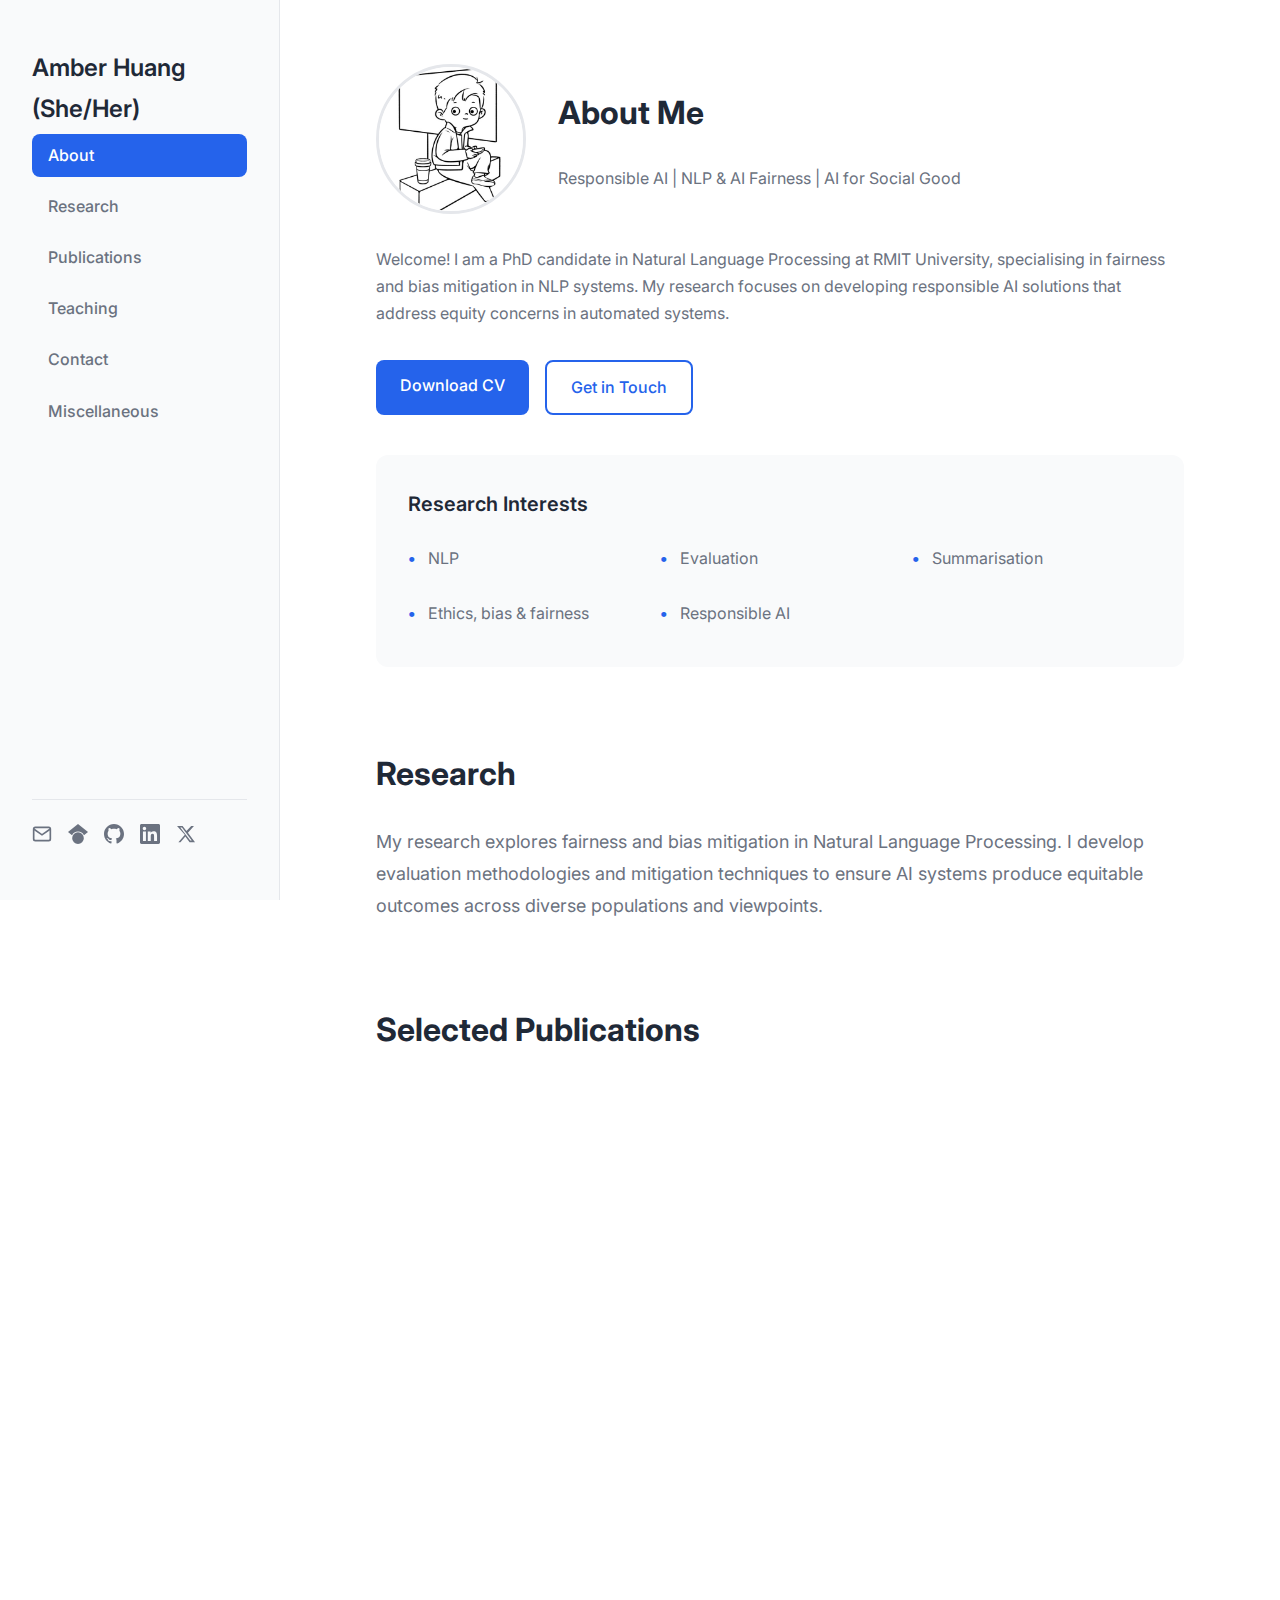
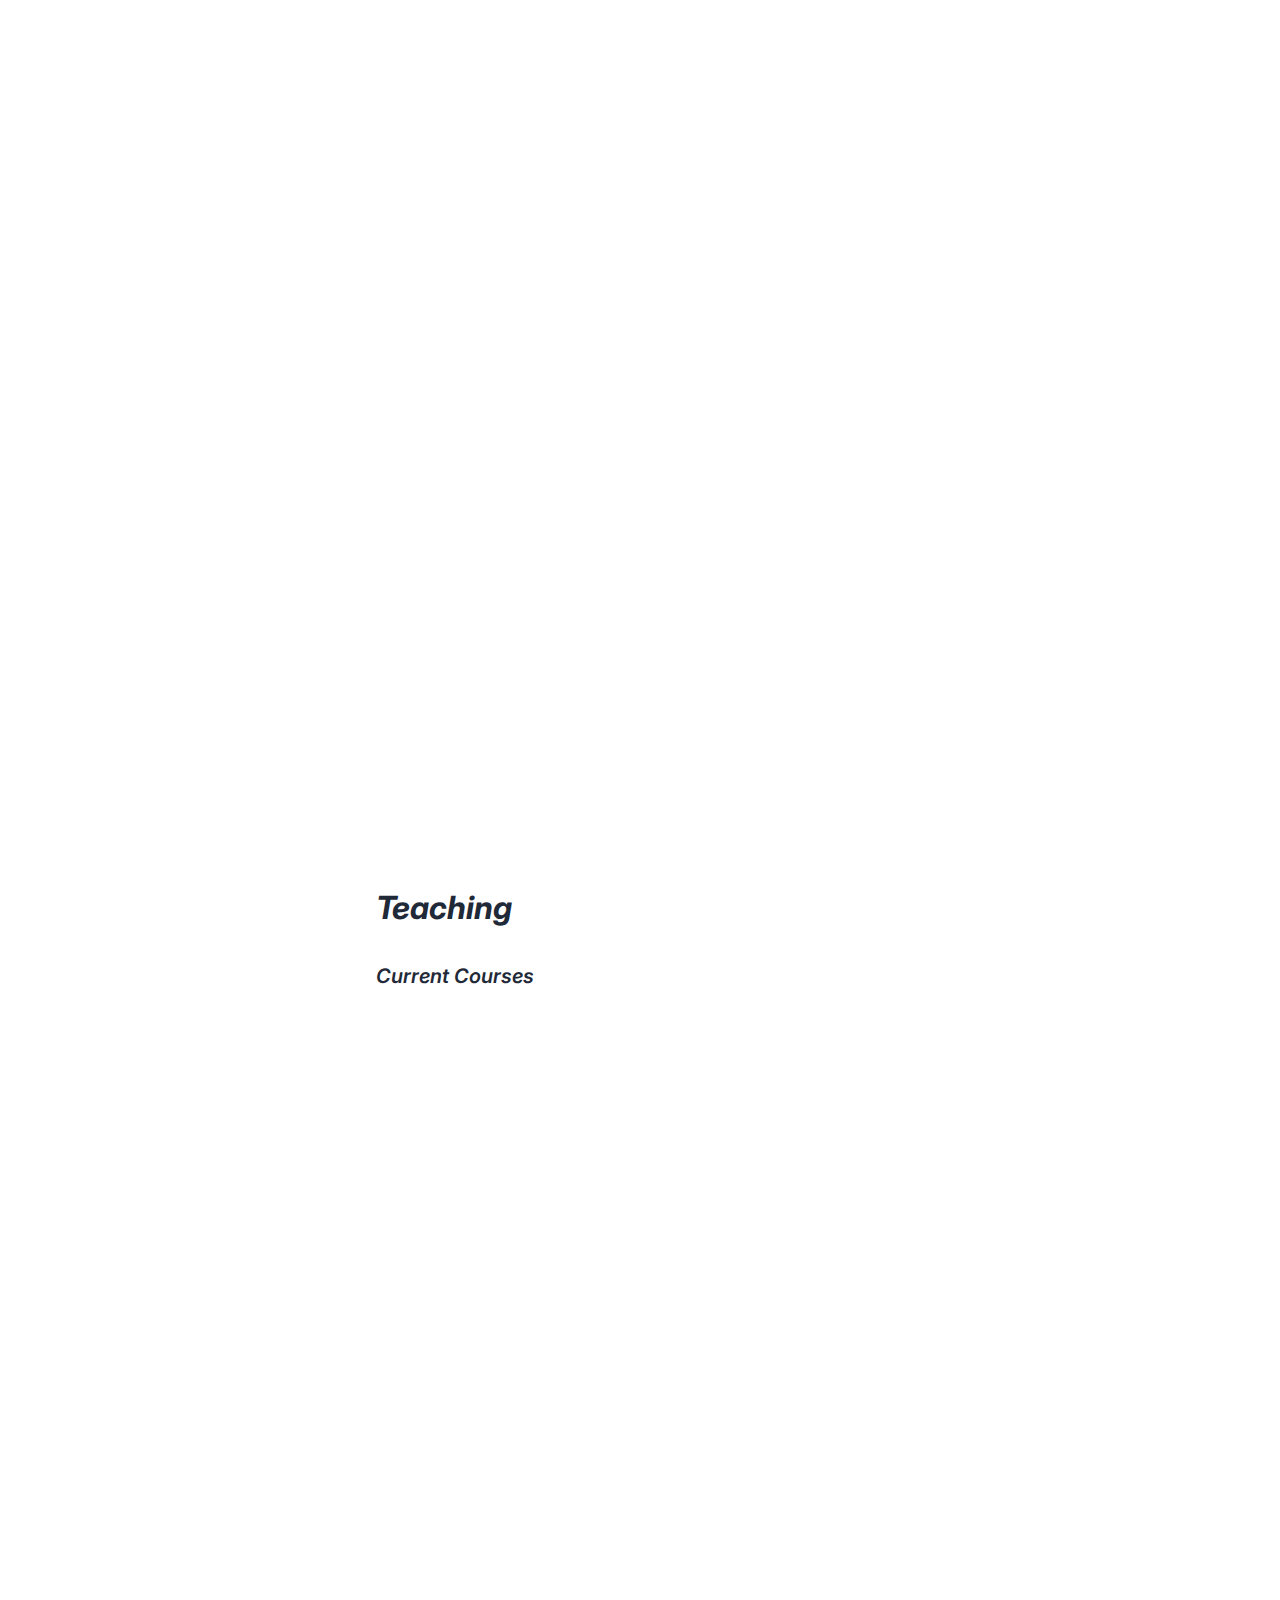
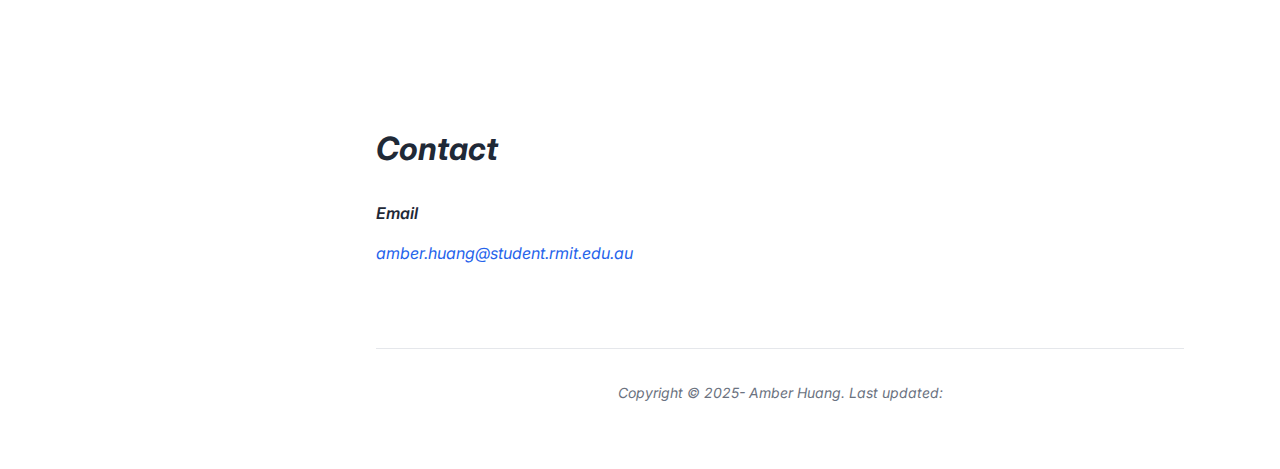
<file: index.html>
<!DOCTYPE html>
<html lang="en">
<head>
    <meta charset="UTF-8">
    <meta name="viewport" content="width=device-width, initial-scale=1.0">
    <title>Nannan (Amber) Huang</title>
    <link rel="stylesheet" href="styles.css">
    <link rel="preconnect" href="https://fonts.googleapis.com">
    <link rel="preconnect" href="https://fonts.gstatic.com" crossorigin>
    <link href="https://fonts.googleapis.com/css2?family=Inter:wght@300;400;500;600;700&display=swap" rel="stylesheet">
</head>
<body>
    <!-- Sidebar Navigation -->
    <!-- NOTE: If you update navigation or social links, update BOTH index.html AND miscellaneous.html -->
    <nav class="sidebar">
        <div class="nav-content">
            <h1 class="site-title">Amber Huang (She/Her)</h1>
            <ul class="nav-links">
                <li><a href="#about" class="active">About</a></li>
                <li><a href="#research">Research</a></li>
                <li><a href="#publications">Publications</a></li>
                <li><a href="#teaching">Teaching</a></li>
                <li><a href="#contact">Contact</a></li>
                <li><a href="miscellaneous.html">Miscellaneous</a></li>
            </ul>
            <div class="social-links">
                <a href="mailto:amber.huang@student.rmit.edu.au" title="Email">
                    <svg width="20" height="20" viewBox="0 0 24 24" fill="none" stroke="currentColor" stroke-width="2">
                        <path d="M4 4h16c1.1 0 2 .9 2 2v12c0 1.1-.9 2-2 2H4c-1.1 0-2-.9-2-2V6c0-1.1.9-2 2-2z"></path>
                        <polyline points="22,6 12,13 2,6"></polyline>
                    </svg>
                </a>
                <a href="https://scholar.google.com/citations?user=6sZq8wsAAAAJ&hl=en" title="Google Scholar">
                    <svg width="20" height="20" viewBox="0 0 24 24" fill="currentColor">
                        <path d="M12 24a7 7 0 1 1 0-14 7 7 0 0 1 0 14zm0-24L0 9.5l4.838 3.94A8 8 0 0 1 12 9a8 8 0 0 1 7.162 4.44L24 9.5z"/>
                    </svg>
                </a>
                <a href="https://github.com/amberhuang01" title="GitHub">
                    <svg width="20" height="20" viewBox="0 0 24 24" fill="currentColor">
                        <path d="M12 0c-6.626 0-12 5.373-12 12 0 5.302 3.438 9.8 8.207 11.387.599.111.793-.261.793-.577v-2.234c-3.338.726-4.033-1.416-4.033-1.416-.546-1.387-1.333-1.756-1.333-1.756-1.089-.745.083-.729.083-.729 1.205.084 1.839 1.237 1.839 1.237 1.07 1.834 2.807 1.304 3.492.997.107-.775.418-1.305.762-1.604-2.665-.305-5.467-1.334-5.467-5.931 0-1.311.469-2.381 1.236-3.221-.124-.303-.535-1.524.117-3.176 0 0 1.008-.322 3.301 1.23.957-.266 1.983-.399 3.003-.404 1.02.005 2.047.138 3.006.404 2.291-1.552 3.297-1.23 3.297-1.23.653 1.653.242 2.874.118 3.176.77.84 1.235 1.911 1.235 3.221 0 4.609-2.807 5.624-5.479 5.921.43.372.823 1.102.823 2.222v3.293c0 .319.192.694.801.576 4.765-1.589 8.199-6.086 8.199-11.386 0-6.627-5.373-12-12-12z"/>
                    </svg>
                </a>
                <a href="https://www.linkedin.com/in/nannanamberhuang/" title="LinkedIn">
                    <svg width="20" height="20" viewBox="0 0 24 24" fill="currentColor">
                        <path d="M20.447 20.452h-3.554v-5.569c0-1.328-.027-3.037-1.852-3.037-1.853 0-2.136 1.445-2.136 2.939v5.667H9.351V9h3.414v1.561h.046c.477-.9 1.637-1.85 3.37-1.85 3.601 0 4.267 2.37 4.267 5.455v6.286zM5.337 7.433c-1.144 0-2.063-.926-2.063-2.065 0-1.138.92-2.063 2.063-2.063 1.14 0 2.064.925 2.064 2.063 0 1.139-.925 2.065-2.064 2.065zm1.782 13.019H3.555V9h3.564v11.452zM22.225 0H1.771C.792 0 0 .774 0 1.729v20.542C0 23.227.792 24 1.771 24h20.451C23.2 24 24 23.227 24 22.271V1.729C24 .774 23.2 0 22.222 0h.003z"/>
                    </svg>
                </a>
                <a href="https://x.com/AmberNNHuang" title="X">
                    <svg width="20" height="20" viewBox="0 0 24 24" fill="currentColor">
                        <path d="M18.244 2.25h3.308l-7.227 8.26 8.502 11.24h-6.514l-5.106-6.694-5.832 6.694H2.882l7.732-8.835L1.227 2.25h6.682l4.631 6.123L18.244 2.25zm-1.161 17.52h1.833L7.084 4.126H5.117z"/>
                    </svg>
                </a>
            </div>
        </div>
    </nav>

    <!-- Main Content -->
    <main class="main-content">
        <!-- About Section -->
        <section id="about" class="section">
            <div class="profile-header">
                <img src="assets/profile.jpg" alt="Your Name" class="profile-img">
                <div>
                    <h2>About Me</h2>
                    <p class="position">Responsible AI | NLP & AI Fairness | AI for Social Good</p>
                </div>
            </div>
            
            <div class="about-content">
                <p>
                    Welcome! I am a PhD candidate in Natural Language Processing at RMIT University, 
                    specialising in fairness and bias mitigation in NLP systems. 
                    My research focuses on developing responsible AI solutions that address equity concerns in automated systems.
                </p>
                
                <div class="quick-links">
                    <a href="assets/cv.pdf" class="btn btn-primary" download>Download CV</a>
                    <a href="#contact" class="btn btn-secondary">Get in Touch</a>
                </div>
            </div>

            <div class="interests">
                <h3>Research Interests</h3>
                <ul class="interest-list">
                    <li>NLP</li>
                    <li>Evaluation</li>
                    <li>Summarisation</li>
                    <li>Ethics, bias & fairness</li>
                    <li>Responsible AI</li>
                </ul>
            </div>
        </section>

        <!-- Research Section -->
        <section id="research" class="section">
            <h2>Research</h2>
            <p class="section-intro">
                My research explores fairness and bias mitigation in Natural Language Processing. 
                I develop evaluation methodologies and mitigation techniques to ensure AI systems produce equitable outcomes across diverse populations and viewpoints.
            </p>
        </section>

        <!-- Publications Section -->
        <section id="publications" class="section">
            <h2>Selected Publications</h2>

            <div class="publication-category">
                <div class="publication">
                    <div class="pub-year">2026</div>
                    <div class="pub-content">
                        <p class="pub-title">When Bigger Isn’t Better: A Comprehensive Fairness Evaluation of Political Bias in Multi-News Summarisation</p>
                        <p class="pub-authors"><strong>Nannan Huang</strong>, Iffat Maab, Junichi Yamagishi</p>
                        <p class="pub-venue">In<em> Proceedings of the 64th Annual Meeting of the Association for Computational Linguistics (ACL) (Volume 1: Long Papers)</p>
                        <div class="pub-links">
                            <a href="">PDF and Code to come</a>
                            <!-- <a href="https://aclanthology.org/2025.emnlp-main.909.pdf">PDF</a> -->
                            <!-- <a href="https://github.com/amberhuang01/HGLA">Code</a> -->
                        </div>
                    </div>
                </div>
                <div class="publication">
                    <div class="pub-year">2025</div>
                    <div class="pub-content">
                        <p class="pub-title">Less Is More? Examining Fairness in Pruned Large Language Models for Summarising Opinions</p>
                        <p class="pub-authors"><strong>Nannan Huang</strong>, Haytham M. Fayek, Xiuzhen Zhang</p>
                        <p class="pub-venue">In<em> Proceedings of the 2025 Conference on Empirical Methods in Natural Language Processing (EMNLP)</em>, pages 18005–18029, Suzhou, China. Association for Computational Linguistics.</p>
                        <div class="pub-links">
                            <a href="https://aclanthology.org/2025.emnlp-main.909.pdf">PDF</a>
                            <a href="https://github.com/amberhuang01/HGLA">Code</a>
                        </div>
                    </div>
                </div>
                <div class="publication">
                    <div class="pub-year">2025</div>
                    <div class="pub-content">
                        <p class="pub-title">REFER: Mitigating Bias in Opinion Summarisation via Frequency Framed Prompting</p>
                        <p class="pub-authors"><strong>Nannan Huang</strong>, Haytham M. Fayek, Xiuzhen Zhang</p>
                        <p class="pub-venue">In<em> Proceedings of The 5th New Frontiers in Summarization Workshop (EMNLP2025)</em>, pages 74–93, Suzhou, China. Association for Computational Linguistics.</p>
                        <div class="pub-links">
                            <a href="https://aclanthology.org/2025.newsum-main.6.pdf">PDF</a>
                        </div>
                    </div>
                </div>
                <div class="publication">
                    <div class="pub-year">2024</div>
                    <div class="pub-content">
                        <p class="pub-title">Bias in Opinion Summarisation from Pre-training to Adaptation: A Case Study in Political Bias</p>
                        <p class="pub-authors"><strong>Nannan Huang</strong>, Haytham M. Fayek, Xiuzhen Zhang</p>
                        <p class="pub-venue">In<em> In Proceedings of the 18th Conference of the European Chapter of the Association for Computational Linguistics (EACL) (Volume 1: Long Papers)</em>, pages 1041–1055, St. Julian's, Malta. Association for Computational Linguistics.</p>
                        <div class="pub-links">
                            <a href="http://aclanthology.org/2024.eacl-long.63.pdf">PDF</a>
                        </div>
                    </div>
                </div>
                <div class="publication">
                    <div class="pub-year">2023</div>
                    <div class="pub-content">
                        <p class="pub-title">Examining Bias in Opinion Summarisation through the Perspective of Opinion Diversity</p>
                        <p class="pub-authors"><strong>Nannan Huang</strong>, Haytham M. Fayek, Xiuzhen Zhang</p>
                        <p class="pub-venue">In<em> In Proceedings of the 13th Workshop on Computational Approaches to Subjectivity, Sentiment, & Social Media Analysis (ACL 2023)</em>, pages 149–161, Toronto, Canada. Association for Computational Linguistics.</p>
                        <div class="pub-links">
                            <a href="https://aclanthology.org/2023.wassa-1.14.pdf">PDF</a>
                        </div>
                    </div>
                </div>
            </div>
        </section>

        <!-- Teaching Section -->
        <section id="teaching" class="section">
            <h2>Teaching</h2>

            <div class="teaching-block">
                <h3>Current Courses</h3>

                <div class="course">
                    <div class="course-header">
                        <h4>Foundations of Artificial Intelligence.</h4>
                        <span class="course-term">
                            RMIT University, Australia,
                            July 2023, March 2024, July 2024, 
                            January 2025, July 2025, March 2026.</span>
                    </div>
                </div>

                <div class="course">
                    <div class="course-header">
                        <h4>Machine Learning (Head Tutor).</h4>
                        <span class="course-term">
                            RMIT University, Australia, 
                            March 2026.</span>
                    </div>
                </div>

                <div class="course">
                    <div class="course-header">
                        <h4>Introduction to Python.
                        </h4>
                        <span class="course-term">
                            Monash University, Australia,
                            March 2022, May 2022, September 2022, November 2022, 
                            March 2023, May 2023, September 2023, November 2023,
                            March 2024, May 2024, September 2024, November 2024,
                            March 2025, May 2025, September 2025, November 2025,
                            March 2026.</span>
                    </div>
                </div>

                <div class="course">
                    <div class="course-header">
                        <h4>Data Wrangling.
                        </h4>
                        <span class="course-term">
                            Monash University, Australia,
                            July 2022, November 2022, 
                            July 2023, November 2023,
                            July 2024, November 2024,
                            July 2025, November 2025.</span>
                    </div>
                </div>
            </div>
        </section>

        <!-- Contact Section -->
        <section id="contact" class="section">
            <h2>Contact</h2>
            
            <div class="contact-grid">
                <div class="contact-item">
                    <h3>Email</h3>
                    <p><a href="mailto:amber.huang@student.rmit.edu.au">amber.huang@student.rmit.edu.au</a></p>
                </div>
            </div>
        </section>

        <!-- Footer-->
        <footer class="footer">
            <p> Copyright &copy; 2025-<span class="auto-year"></span> Amber Huang. Last updated: <span class="auto-date"></span></p>
        </footer>
    </main>

    <script src="script.js"></script>
</body>
</html>
</file>
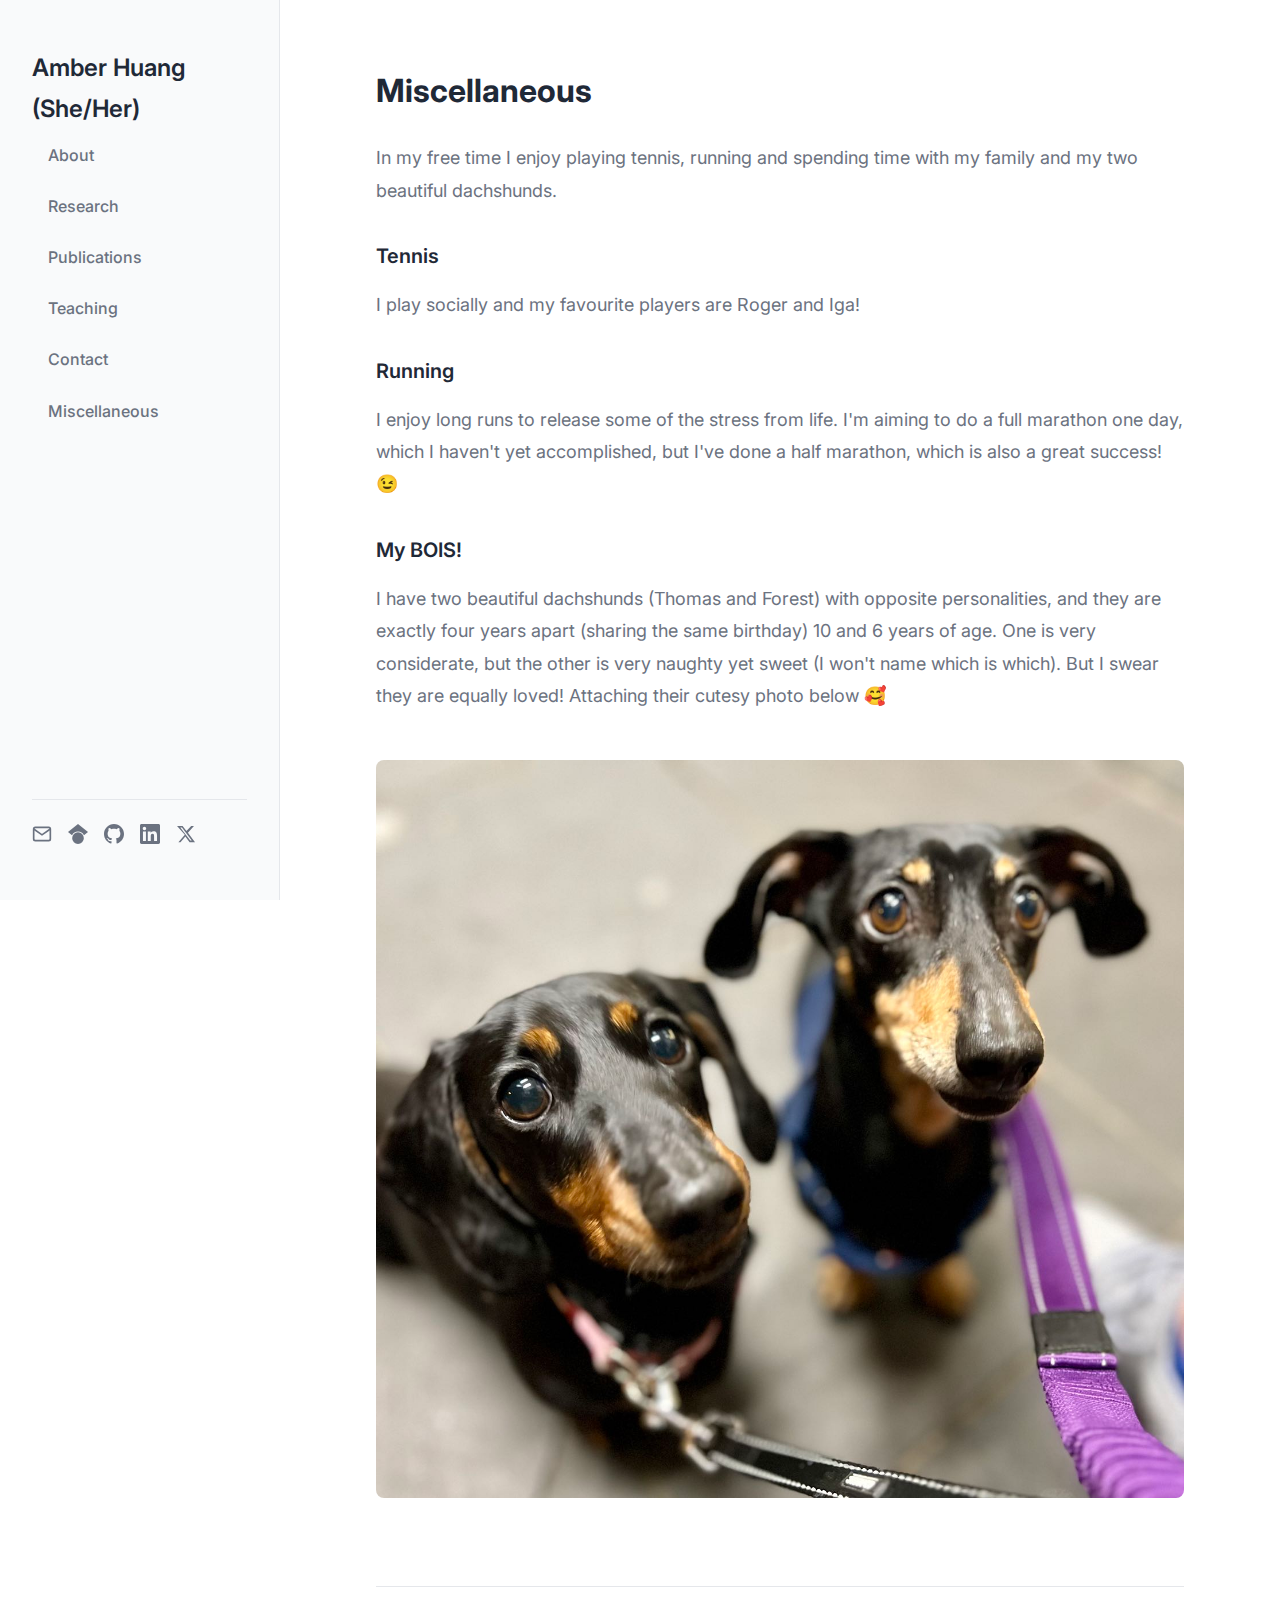
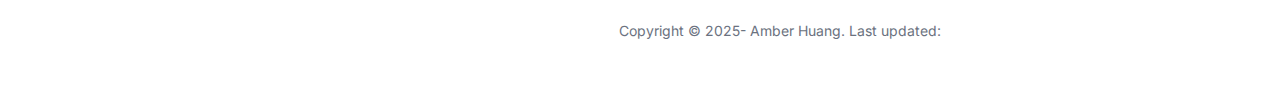
<file: miscellaneous.html>
<!DOCTYPE html>
<html lang="en">
<head>
    <meta charset="UTF-8">
    <meta name="viewport" content="width=device-width, initial-scale=1.0">
    <title>Miscellaneous - Nannan (Amber) Huang</title>
    <link rel="stylesheet" href="styles.css">
    <link rel="preconnect" href="https://fonts.googleapis.com">
    <link rel="preconnect" href="https://fonts.gstatic.com" crossorigin>
    <link href="https://fonts.googleapis.com/css2?family=Inter:wght@300;400;500;600;700&display=swap" rel="stylesheet">
</head>
<body>
    <!-- Sidebar Navigation -->
    <!-- NOTE: If you update navigation or social links, update BOTH index.html AND miscellaneous.html -->
    <nav class="sidebar">
        <div class="nav-content">
            <h1 class="site-title">Amber Huang (She/Her)</h1>
            <ul class="nav-links">
                <li><a href="index.html#about">About</a></li>
                <li><a href="index.html#research">Research</a></li>
                <li><a href="index.html#publications">Publications</a></li>
                <li><a href="index.html#teaching">Teaching</a></li>
                <li><a href="index.html#contact">Contact</a></li>
                <li><a href="miscellaneous.html" class="active">Miscellaneous</a></li>
            </ul>
            <div class="social-links">
                <a href="mailto:amber.huang@student.rmit.edu.au" title="Email">
                    <svg width="20" height="20" viewBox="0 0 24 24" fill="none" stroke="currentColor" stroke-width="2">
                        <path d="M4 4h16c1.1 0 2 .9 2 2v12c0 1.1-.9 2-2 2H4c-1.1 0-2-.9-2-2V6c0-1.1.9-2 2-2z"></path>
                        <polyline points="22,6 12,13 2,6"></polyline>
                    </svg>
                </a>
                <a href="https://scholar.google.com/citations?user=6sZq8wsAAAAJ&hl=en" title="Google Scholar">
                    <svg width="20" height="20" viewBox="0 0 24 24" fill="currentColor">
                        <path d="M12 24a7 7 0 1 1 0-14 7 7 0 0 1 0 14zm0-24L0 9.5l4.838 3.94A8 8 0 0 1 12 9a8 8 0 0 1 7.162 4.44L24 9.5z"/>
                    </svg>
                </a>
                <a href="https://github.com/amberhuang01" title="GitHub">
                    <svg width="20" height="20" viewBox="0 0 24 24" fill="currentColor">
                        <path d="M12 0c-6.626 0-12 5.373-12 12 0 5.302 3.438 9.8 8.207 11.387.599.111.793-.261.793-.577v-2.234c-3.338.726-4.033-1.416-4.033-1.416-.546-1.387-1.333-1.756-1.333-1.756-1.089-.745.083-.729.083-.729 1.205.084 1.839 1.237 1.839 1.237 1.07 1.834 2.807 1.304 3.492.997.107-.775.418-1.305.762-1.604-2.665-.305-5.467-1.334-5.467-5.931 0-1.311.469-2.381 1.236-3.221-.124-.303-.535-1.524.117-3.176 0 0 1.008-.322 3.301 1.23.957-.266 1.983-.399 3.003-.404 1.02.005 2.047.138 3.006.404 2.291-1.552 3.297-1.23 3.297-1.23.653 1.653.242 2.874.118 3.176.77.84 1.235 1.911 1.235 3.221 0 4.609-2.807 5.624-5.479 5.921.43.372.823 1.102.823 2.222v3.293c0 .319.192.694.801.576 4.765-1.589 8.199-6.086 8.199-11.386 0-6.627-5.373-12-12-12z"/>
                    </svg>
                </a>
                <a href="https://www.linkedin.com/in/nannanamberhuang/" title="LinkedIn">
                    <svg width="20" height="20" viewBox="0 0 24 24" fill="currentColor">
                        <path d="M20.447 20.452h-3.554v-5.569c0-1.328-.027-3.037-1.852-3.037-1.853 0-2.136 1.445-2.136 2.939v5.667H9.351V9h3.414v1.561h.046c.477-.9 1.637-1.85 3.37-1.85 3.601 0 4.267 2.37 4.267 5.455v6.286zM5.337 7.433c-1.144 0-2.063-.926-2.063-2.065 0-1.138.92-2.063 2.063-2.063 1.14 0 2.064.925 2.064 2.063 0 1.139-.925 2.065-2.064 2.065zm1.782 13.019H3.555V9h3.564v11.452zM22.225 0H1.771C.792 0 0 .774 0 1.729v20.542C0 23.227.792 24 1.771 24h20.451C23.2 24 24 23.227 24 22.271V1.729C24 .774 23.2 0 22.222 0h.003z"/>
                    </svg>
                </a>
                <a href="https://x.com/AmberNNHuang" title="X">
                    <svg width="20" height="20" viewBox="0 0 24 24" fill="currentColor">
                        <path d="M18.244 2.25h3.308l-7.227 8.26 8.502 11.24h-6.514l-5.106-6.694-5.832 6.694H2.882l7.732-8.835L1.227 2.25h6.682l4.631 6.123L18.244 2.25zm-1.161 17.52h1.833L7.084 4.126H5.117z"/>
                    </svg>
                </a>
            </div>
        </div>
    </nav>

    <!-- Main Content -->
    <main class="main-content">
        <!-- Miscellaneous Section -->
        <section id="miscellaneous" class="section">
            <h2>Miscellaneous</h2>
            
            <p class="section-intro">
                In my free time I enjoy playing tennis, running and spending time with my family and my two beautiful dachshunds.
            </p>
                
            <div class="misc-section">
                <h3>Tennis</h3>
                <p class="section-intro"> 
                    I play socially and my favourite players are Roger and Iga! 
                </p>
            </div>

            <div class="misc-section">
                <h3>Running</h3>
                <p class="section-intro">
                    I enjoy long runs to release some of the stress from life. I'm aiming to do a full marathon one day, which I haven't yet accomplished, but I've done a half marathon, which is also a great success! 😉
                </p>
            </div>

            <div class="misc-section">
                <h3>My BOIS!</h3>
                <p class="section-intro">
                    I have two beautiful dachshunds (Thomas and Forest) with opposite personalities, and they are exactly four years apart (sharing the same birthday) 10 and 6 years of age. One is very considerate, but the other is very naughty yet sweet (I won't name which is which). But I swear they are equally loved! Attaching their cutesy photo below 🥰
                </p>
                <img src="assets/bois.jpg" alt="My two dachshunds" style="max-width: 100%; height: auto; border-radius: 8px; margin-top: 1rem;">
            </div>
        </section>
        
        <!-- Footer-->
        <footer class="footer">
            <p> Copyright &copy; 2025-<span class="auto-year"></span> Amber Huang. Last updated: <span class="auto-date"></span></p>
        </footer>
    </main>

    <script src="script.js"></script>
</body>
</html>
</file>
<file: styles.css>
/* CSS Variables for easy customization */
:root {
    --primary-color: #2563eb;
    --text-primary: #1f2937;
    --text-secondary: #6b7280;
    --background: #ffffff;
    --sidebar-bg: #f9fafb;
    --border-color: #e5e7eb;
    --hover-bg: #f3f4f6;
    --shadow: 0 1px 3px 0 rgba(0, 0, 0, 0.1);
    --shadow-lg: 0 10px 15px -3px rgba(0, 0, 0, 0.1);
}

/* Reset and Base Styles */
* {
    margin: 0;
    padding: 0;
    box-sizing: border-box;
}

html {
    scroll-behavior: smooth;
}

body {
    font-family: 'Inter', -apple-system, BlinkMacSystemFont, 'Segoe UI', sans-serif;
    color: var(--text-primary);
    line-height: 1.7;
    background: var(--background);
}

/* Sidebar Navigation */
.sidebar {
    position: fixed;
    left: 0;
    top: 0;
    width: 280px;
    height: 100vh;
    background: var(--sidebar-bg);
    border-right: 1px solid var(--border-color);
    padding: 3rem 2rem;
    overflow-y: auto;
    z-index: 100;
}

.nav-content {
    display: flex;
    flex-direction: column;
    height: 100%;
}

.site-title {
    font-size: 1.5rem;
    font-weight: 600;
    color: var(--text-primary);
    margin-bottom: 0.25rem;
}

.site-subtitle {
    font-size: 0.875rem;
    color: var(--text-secondary);
    margin-bottom: 2.5rem;
    font-weight: 400;
}

.nav-links {
    list-style: none;
    margin-bottom: auto;
}

.nav-links li {
    margin-bottom: 0.5rem;
}

.nav-links a {
    display: block;
    padding: 0.5rem 1rem;
    color: var(--text-secondary);
    text-decoration: none;
    border-radius: 0.5rem;
    font-weight: 500;
    transition: all 0.2s;
}

.nav-links a:hover {
    background: var(--hover-bg);
    color: var(--text-primary);
}

.nav-links a.active {
    background: var(--primary-color);
    color: white;
}

.social-links {
    display: flex;
    gap: 1rem;
    padding-top: 1.5rem;
    border-top: 1px solid var(--border-color);
}

.social-links a {
    color: var(--text-secondary);
    transition: color 0.2s;
}

.social-links a:hover {
    color: var(--primary-color);
}

/* Main Content */
.main-content {
    margin-left: 280px;
    padding: 4rem 6rem;
    max-width: 1200px;
}

.section {
    margin-bottom: 5rem;
}

.section h2 {
    font-size: 2rem;
    font-weight: 700;
    color: var(--text-primary);
    margin-bottom: 1.5rem;
}

.section h3 {
    font-size: 1.25rem;
    font-weight: 600;
    color: var(--text-primary);
    margin-bottom: 1rem;
}

.section-intro {
    font-size: 1.125rem;
    color: var(--text-secondary);
    margin-bottom: 2rem;
    line-height: 1.8;
}

/* About Section */
.profile-header {
    display: flex;
    align-items: center;
    gap: 2rem;
    margin-bottom: 2rem;
}

.profile-img {
    width: 150px;
    height: 150px;
    border-radius: 50%;
    object-fit: cover;
    border: 3px solid var(--border-color);
}

.position {
    color: var(--text-secondary);
    font-size: 1rem;
    margin-top: 0.5rem;
}

.about-content p {
    margin-bottom: 1.25rem;
    color: var(--text-secondary);
}

.quick-links {
    display: flex;
    gap: 1rem;
    margin-top: 2rem;
}

.btn {
    display: inline-block;
    padding: 0.75rem 1.5rem;
    border-radius: 0.5rem;
    text-decoration: none;
    font-weight: 500;
    transition: all 0.2s;
    border: none;
    cursor: pointer;
}

.btn-primary {
    background: var(--primary-color);
    color: white;
}

.btn-primary:hover {
    background: #1d4ed8;
    transform: translateY(-2px);
    box-shadow: var(--shadow-lg);
}

.btn-secondary {
    background: transparent;
    color: var(--primary-color);
    border: 2px solid var(--primary-color);
}

.btn-secondary:hover {
    background: var(--primary-color);
    color: white;
}

.interests {
    margin-top: 2.5rem;
    padding: 2rem;
    background: var(--sidebar-bg);
    border-radius: 0.75rem;
}

.interest-list {
    display: grid;
    grid-template-columns: repeat(auto-fit, minmax(200px, 1fr));
    gap: 0.75rem;
    list-style: none;
}

.interest-list li {
    padding: 0.5rem 0;
    color: var(--text-secondary);
}

.interest-list li:before {
    content: "•";
    color: var(--primary-color);
    font-weight: bold;
    margin-right: 0.75rem;
}

/* Research Section */
.research-areas {
    display: grid;
    grid-template-columns: repeat(auto-fit, minmax(300px, 1fr));
    gap: 2rem;
}

.research-card {
    padding: 1.5rem;
    background: var(--sidebar-bg);
    border-radius: 0.75rem;
    border: 1px solid var(--border-color);
    transition: all 0.2s;
}

.research-card:hover {
    border-color: var(--primary-color);
    box-shadow: var(--shadow-lg);
}

.research-card h3 {
    color: var(--primary-color);
    margin-bottom: 1rem;
}

.research-card p {
    color: var(--text-secondary);
}

/* Publications Section */
.publication-category {
    margin-bottom: 3rem;
}

.publication-category h3 {
    font-size: 1.5rem;
    margin-bottom: 1.5rem;
    padding-bottom: 0.5rem;
    border-bottom: 2px solid var(--border-color);
}

.publication {
    display: grid;
    grid-template-columns: 60px 1fr;
    gap: 1.5rem;
    margin-bottom: 2rem;
    padding-bottom: 2rem;
    border-bottom: 1px solid var(--border-color);
}

.publication:last-child {
    border-bottom: none;
}

.pub-year {
    font-weight: 600;
    color: var(--text-secondary);
    font-size: 0.875rem;
}

.pub-title {
    font-size: 1.125rem;
    font-weight: 600;
    color: var(--text-primary);
    margin-bottom: 0.5rem;
}

.pub-authors {
    color: var(--text-secondary);
    margin-bottom: 0.25rem;
    font-size: 0.95rem;
}

.pub-authors strong {
    color: var(--text-primary);
}

.pub-venue {
    color: var(--text-secondary);
    margin-bottom: 0.75rem;
    font-size: 0.95rem;
}

.pub-links {
    display: flex;
    gap: 1rem;
    flex-wrap: wrap;
}

.pub-links a {
    color: var(--primary-color);
    text-decoration: none;
    font-size: 0.875rem;
    font-weight: 500;
    padding: 0.25rem 0.75rem;
    border: 1px solid var(--primary-color);
    border-radius: 0.375rem;
    transition: all 0.2s;
}

.pub-links a:hover {
    background: var(--primary-color);
    color: white;
}

/* Teaching Section */
.teaching-block {
    margin-bottom: 3rem;
}

.course {
    padding: 1.5rem;
    background: var(--sidebar-bg);
    border-radius: 0.75rem;
    margin-bottom: 1.5rem;
    border: 1px solid var(--border-color);
}

.course-header {
    display: block;
    justify-content: space-between;
    align-items: baseline;
    margin-bottom: 0.75rem;
    flex-wrap: wrap;
    gap: 1rem;
}

.course h4 {
    font-size: 1.125rem;
    font-weight: 600;
    color: var(--text-primary);
}

.course-term {
    color: var(--text-secondary);
    font-size: 0.875rem;
    font-weight: 500;
}

.course p {
    color: var(--text-secondary);
    margin-bottom: 1rem;
}

.course-link {
    color: var(--primary-color);
    text-decoration: none;
    font-weight: 500;
    display: inline-flex;
    align-items: center;
    transition: all 0.2s;
}

.course-link:hover {
    gap: 0.5rem;
}

.previous-courses {
    list-style: none;
}

.previous-courses li {
    padding: 0.75rem 0;
    color: var(--text-secondary);
    border-bottom: 1px solid var(--border-color);
}

.previous-courses li:last-child {
    border-bottom: none;
}

.teaching-philosophy {
    padding: 2rem;
    background: var(--sidebar-bg);
    border-radius: 0.75rem;
    border-left: 4px solid var(--primary-color);
}

.teaching-philosophy p {
    color: var(--text-secondary);
}

/* Contact Section */
.contact-grid {
    display: grid;
    grid-template-columns: repeat(auto-fit, minmax(250px, 1fr));
    gap: 2rem;
}

.contact-item h3 {
    font-size: 1rem;
    font-weight: 600;
    color: var(--text-primary);
    margin-bottom: 0.75rem;
}

.contact-item p {
    color: var(--text-secondary);
    line-height: 1.8;
}

.contact-item a {
    color: var(--primary-color);
    text-decoration: none;
}

.contact-item a:hover {
    text-decoration: underline;
}

/* Footer */
.footer {
    margin-top: 5rem;
    padding-top: 2rem;
    border-top: 1px solid var(--border-color);
    text-align: center;
    color: var(--text-secondary);
    font-size: 0.875rem;
}

/* Responsive Design */
@media (max-width: 1024px) {
    .main-content {
        padding: 3rem 4rem;
    }
}

@media (max-width: 768px) {
    .sidebar {
        position: relative;
        width: 100%;
        height: auto;
        border-right: none;
        border-bottom: 1px solid var(--border-color);
        padding: 2rem;
    }

    .nav-links {
        display: flex;
        flex-wrap: wrap;
        gap: 0.5rem;
        margin-bottom: 1.5rem;
    }

    .nav-links li {
        margin-bottom: 0;
    }

    .main-content {
        margin-left: 0;
        padding: 2rem 1.5rem;
    }

    .section h2 {
        font-size: 1.75rem;
    }

    .profile-header {
        flex-direction: column;
        text-align: center;
    }

    .profile-img {
        width: 120px;
        height: 120px;
    }

    .quick-links {
        flex-direction: column;
    }

    .publication {
        grid-template-columns: 1fr;
        gap: 0.5rem;
    }

    .research-areas {
        grid-template-columns: 1fr;
    }

    .contact-grid {
        grid-template-columns: 1fr;
    }
}

@media (max-width: 480px) {
    .main-content {
        padding: 1.5rem 1rem;
    }

    .section {
        margin-bottom: 3rem;
    }

    .course-header {
        flex-direction: column;
        align-items: flex-start;
    }
}

/* Print Styles */
@media print {
    .sidebar {
        display: none;
    }

    .main-content {
        margin-left: 0;
        padding: 0;
    }

    .section {
        page-break-inside: avoid;
    }
}
</file>
